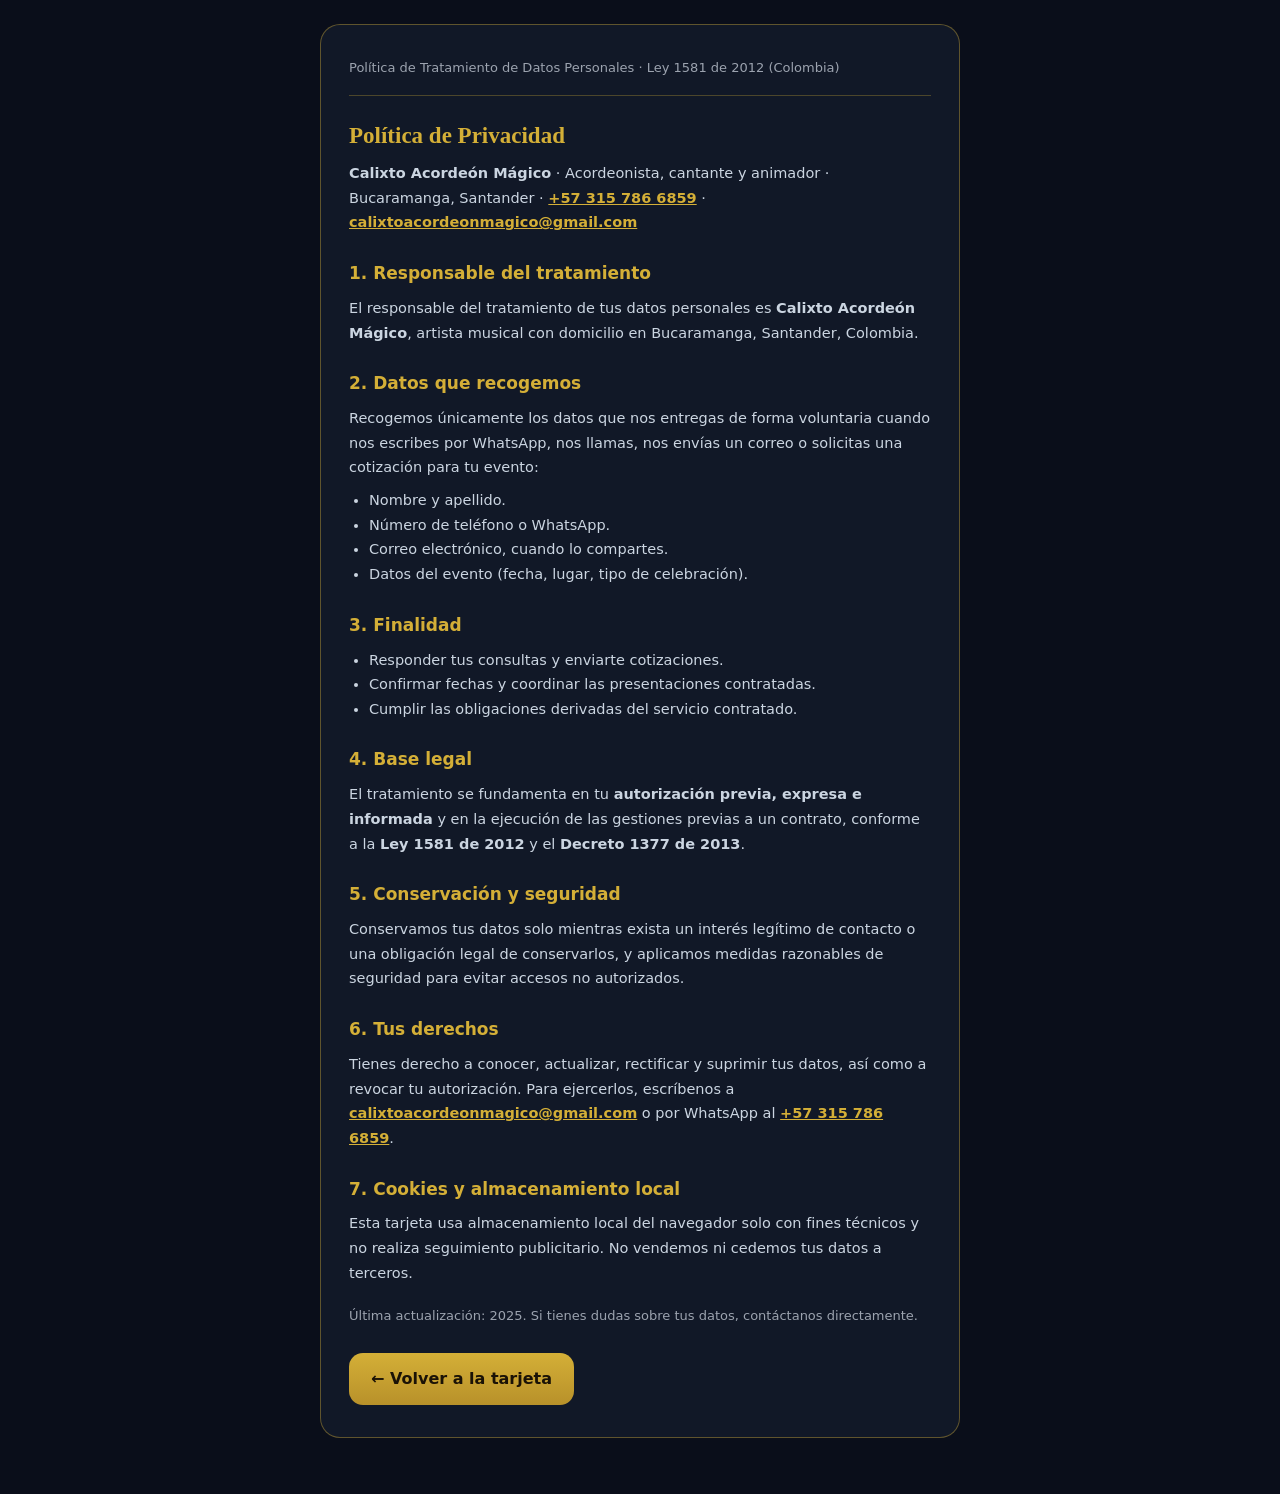
<file: privacidad.html>
<!DOCTYPE html>
<html lang="es">
<head>
  <meta charset="UTF-8" />
  <meta name="viewport" content="width=device-width, initial-scale=1.0" />
  <title>Política de Privacidad — Calixto Acordeón Mágico</title>
  <meta name="robots" content="noindex" />
  <link rel="icon" type="image/png" href="assets/img/favicon-32.png" />
  <style>
    *{box-sizing:border-box;margin:0;padding:0}
    body{background:#0a0e1a;color:#e5e7eb;font-family:'Inter',system-ui,-apple-system,'Segoe UI',Roboto,sans-serif;
      line-height:1.7;padding:24px 16px 56px;display:flex;justify-content:center}
    .hoja{max-width:640px;background:#111827;border-radius:20px;padding:32px 28px;border:1px solid rgba(212,175,55,.4)}
    h1{font-size:23px;color:#d4af37;margin-bottom:6px;font-family:Georgia,serif}
    h2{font-size:17px;color:#d4af37;margin:24px 0 8px}
    p,li{font-size:14.5px;color:#cbd5e1}
    ul{margin:8px 0 8px 20px}
    a{color:#d4af37;font-weight:700}
    .sello{margin-bottom:20px;padding-bottom:16px;border-bottom:1px solid rgba(212,175,55,.3);color:#9ca3af;font-size:13px}
    .volver{display:inline-block;margin-top:26px;background:linear-gradient(180deg,#d4af37,#b8912a);color:#1a1206;text-decoration:none;font-weight:800;padding:12px 22px;border-radius:14px}
  </style>
    <meta name="description" content="Política de privacidad de Calixto Acordeon Magico. Tarjeta digital creada por KONFÍO ZINC.">
    <meta property="og:title" content="Política de privacidad · Calixto Acordeon Magico">
    <meta property="og:description" content="Política de privacidad de Calixto Acordeon Magico. Tarjeta digital creada por KONFÍO ZINC.">
    <meta property="og:image" content="https://konfiozinc.github.io/card/assets/img/og/og-tarjetas-digitales.png">
    <meta property="og:image:width" content="1200">
    <meta property="og:image:height" content="630">
    <meta property="og:type" content="website">
    <meta property="og:site_name" content="KONFÍO ZINC">
    <meta property="og:locale" content="es_CO">
    <link rel="icon" type="image/svg+xml" href="favicon.svg">
</head>
<body>
  <main class="hoja">
    <p class="sello">Política de Tratamiento de Datos Personales · Ley 1581 de 2012 (Colombia)</p>
    <h1>Política de Privacidad</h1>
    <p><strong>Calixto Acordeón Mágico</strong> · Acordeonista, cantante y animador · Bucaramanga, Santander · <a href="https://wa.me/573157866859">+57 315 786 6859</a> · <a href="mailto:calixtoacordeonmagico@gmail.com">calixtoacordeonmagico@gmail.com</a></p>

    <h2>1. Responsable del tratamiento</h2>
    <p>El responsable del tratamiento de tus datos personales es <strong>Calixto Acordeón Mágico</strong>, artista musical con domicilio en Bucaramanga, Santander, Colombia.</p>

    <h2>2. Datos que recogemos</h2>
    <p>Recogemos únicamente los datos que nos entregas de forma voluntaria cuando nos escribes por WhatsApp, nos llamas, nos envías un correo o solicitas una cotización para tu evento:</p>
    <ul>
      <li>Nombre y apellido.</li>
      <li>Número de teléfono o WhatsApp.</li>
      <li>Correo electrónico, cuando lo compartes.</li>
      <li>Datos del evento (fecha, lugar, tipo de celebración).</li>
    </ul>

    <h2>3. Finalidad</h2>
    <ul>
      <li>Responder tus consultas y enviarte cotizaciones.</li>
      <li>Confirmar fechas y coordinar las presentaciones contratadas.</li>
      <li>Cumplir las obligaciones derivadas del servicio contratado.</li>
    </ul>

    <h2>4. Base legal</h2>
    <p>El tratamiento se fundamenta en tu <strong>autorización previa, expresa e informada</strong> y en la ejecución de las gestiones previas a un contrato, conforme a la <strong>Ley 1581 de 2012</strong> y el <strong>Decreto 1377 de 2013</strong>.</p>

    <h2>5. Conservación y seguridad</h2>
    <p>Conservamos tus datos solo mientras exista un interés legítimo de contacto o una obligación legal de conservarlos, y aplicamos medidas razonables de seguridad para evitar accesos no autorizados.</p>

    <h2>6. Tus derechos</h2>
    <p>Tienes derecho a conocer, actualizar, rectificar y suprimir tus datos, así como a revocar tu autorización. Para ejercerlos, escríbenos a <a href="mailto:calixtoacordeonmagico@gmail.com">calixtoacordeonmagico@gmail.com</a> o por WhatsApp al <a href="https://wa.me/573157866859">+57 315 786 6859</a>.</p>

    <h2>7. Cookies y almacenamiento local</h2>
    <p>Esta tarjeta usa almacenamiento local del navegador solo con fines técnicos y no realiza seguimiento publicitario. No vendemos ni cedemos tus datos a terceros.</p>

    <p style="margin-top:20px;font-size:13px;color:#9ca3af">Última actualización: 2025. Si tienes dudas sobre tus datos, contáctanos directamente.</p>

    <a class="volver" href="./">← Volver a la tarjeta</a>
  </main>
</body>
</html>
</file>
